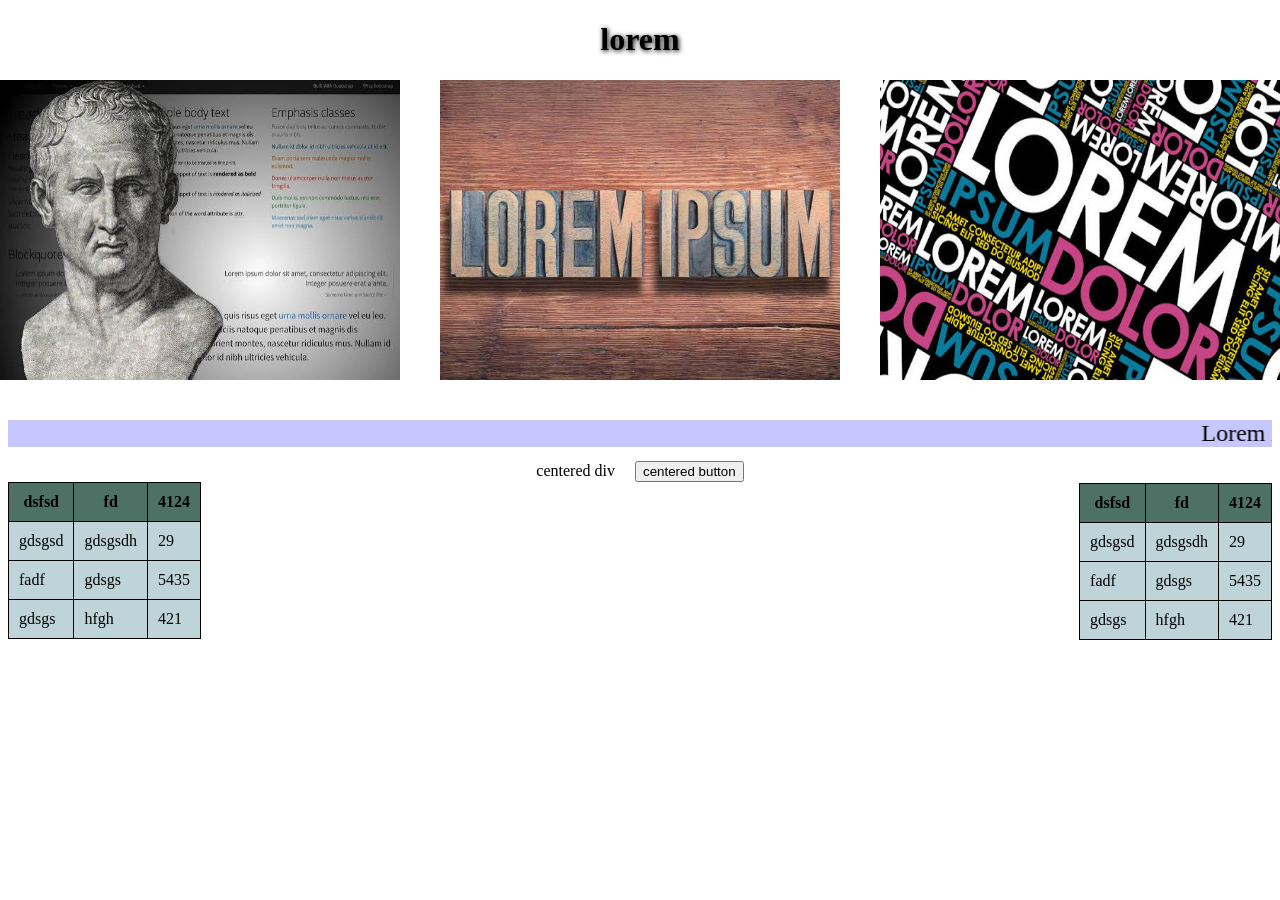
<file: lesson8/lesson8hw2/index.html>
<!DOCTYPE html>
<html lang="en">
<head>
    <link rel="stylesheet" href="index.css">
</head>



<body>

    <main> 
        <h1 id="title">lorem</h1>

        <div class="galerry">
            <img src="images/images (3).jpg" alt="">
            <img src="images/images (6).jpg" alt="">
            <img src="images/images (7).jpg" alt="">
        </div>

        <marquee behavior="" direction="left">Lorem ipsum dolor sit amet consectetur adipisicing elit. Aliquam est obcaecati minima eligendi ducimus unde tempora consequuntur sint accusantium animi eos, dolore cum ratione magni soluta deserunt esse corrupti officia?</marquee>

        <div class="centereddiv"> 
        centered div
        <button>centered button</button>
        </div>


        <table>
        <tr>
        <th>dsfsd</th>
        <th>fd</th>
        <th>4124</th>
     </tr>

        
        <tr>
        <td>gdsgsd</td>
        <td>gdsgsdh</td>
        <td> 29</td>
        </tr>


        <tr>
        <td>fadf</td>
        <td>gdsgs</td>
        <td> 5435 </td>
        </tr>
        
        <tr>
        <td>gdsgs</td>
        <td>hfgh</td>
        <td> 421 </td>
        </tr>
    </table>

        <div class="table1342">
        <table>
        <tr>
        <th>dsfsd</th>
        <th>fd</th>
        <th>4124</th>
     </tr>

        
        <tr>
        <td>gdsgsd</td>
        <td>gdsgsdh</td>
        <td> 29</td>
        </tr>


        <tr>
        <td>fadf</td>
        <td>gdsgs</td>
        <td> 5435 </td>
        </tr>
        
        <tr>
        <td>gdsgs</td>
        <td>hfgh</td>
        <td> 421 </td>
        </tr>
    </table>
     </div>





        </main>
</body>
</html>
</file>
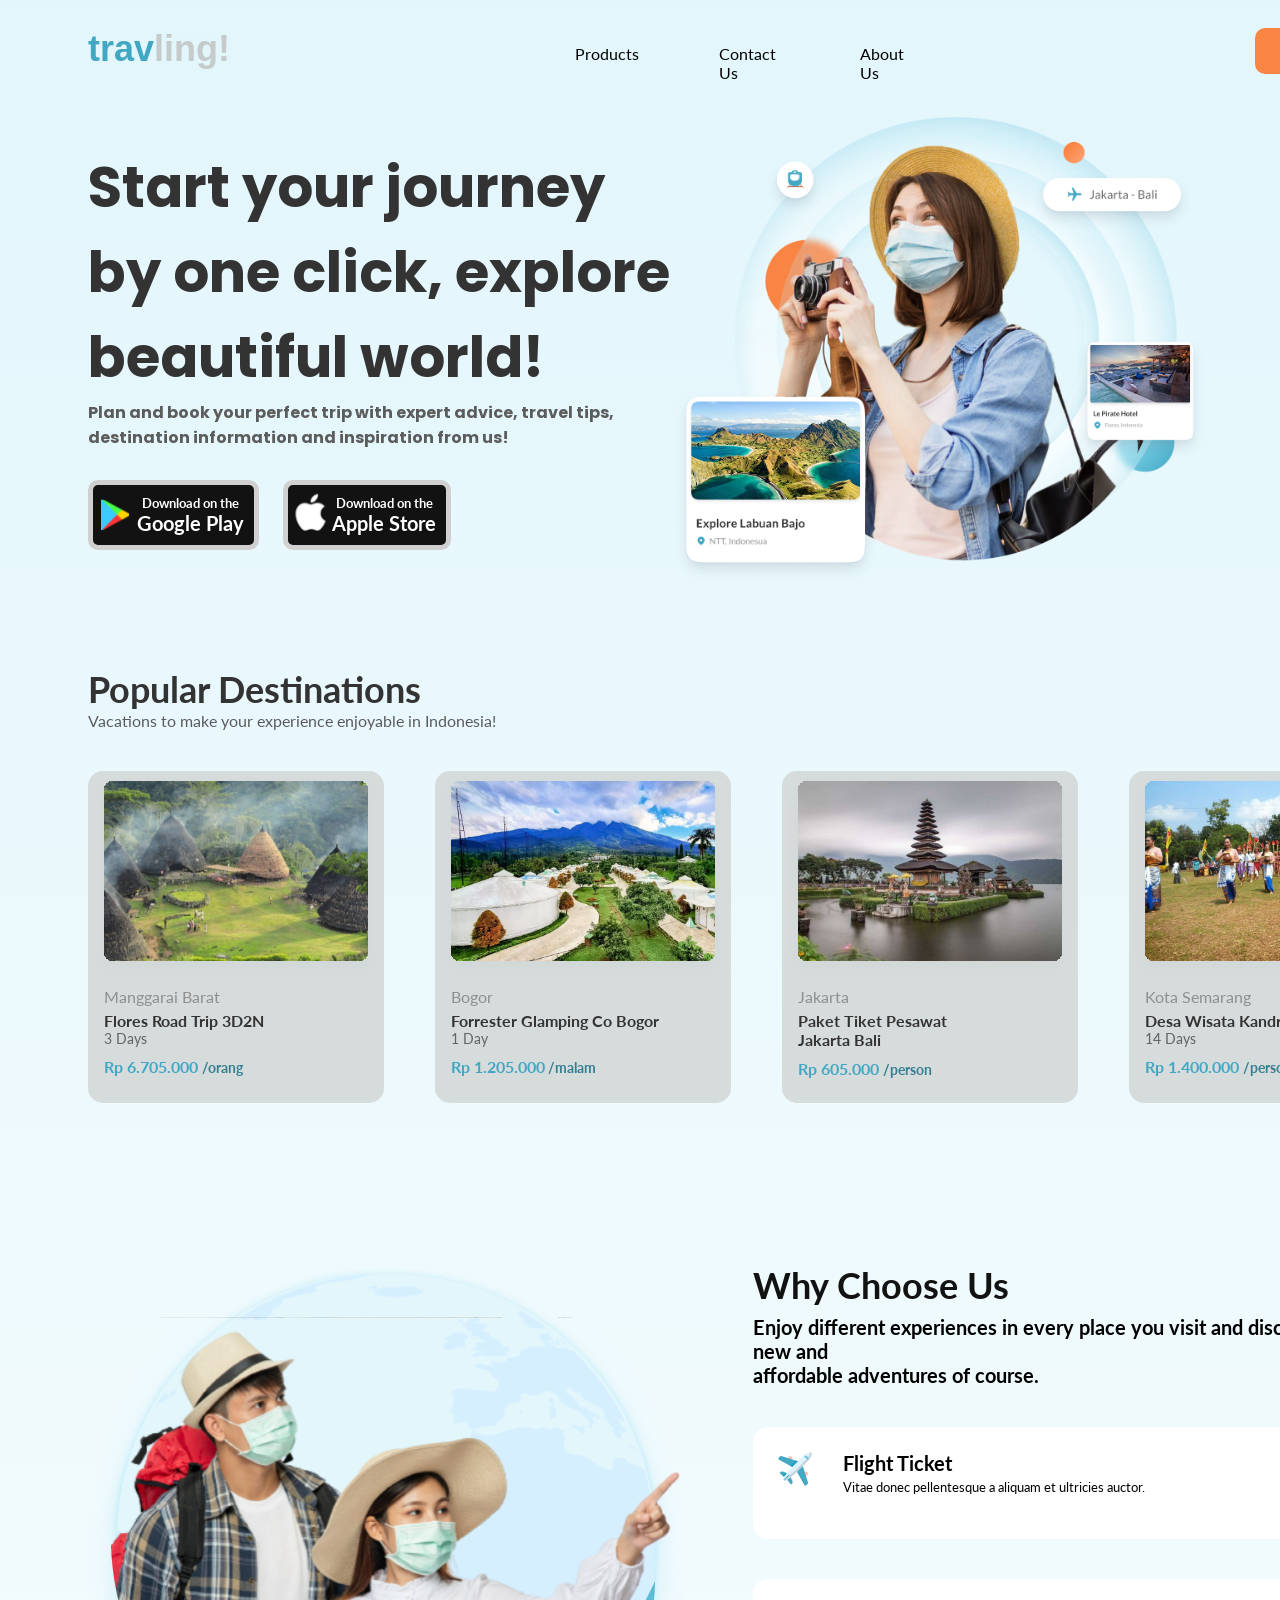
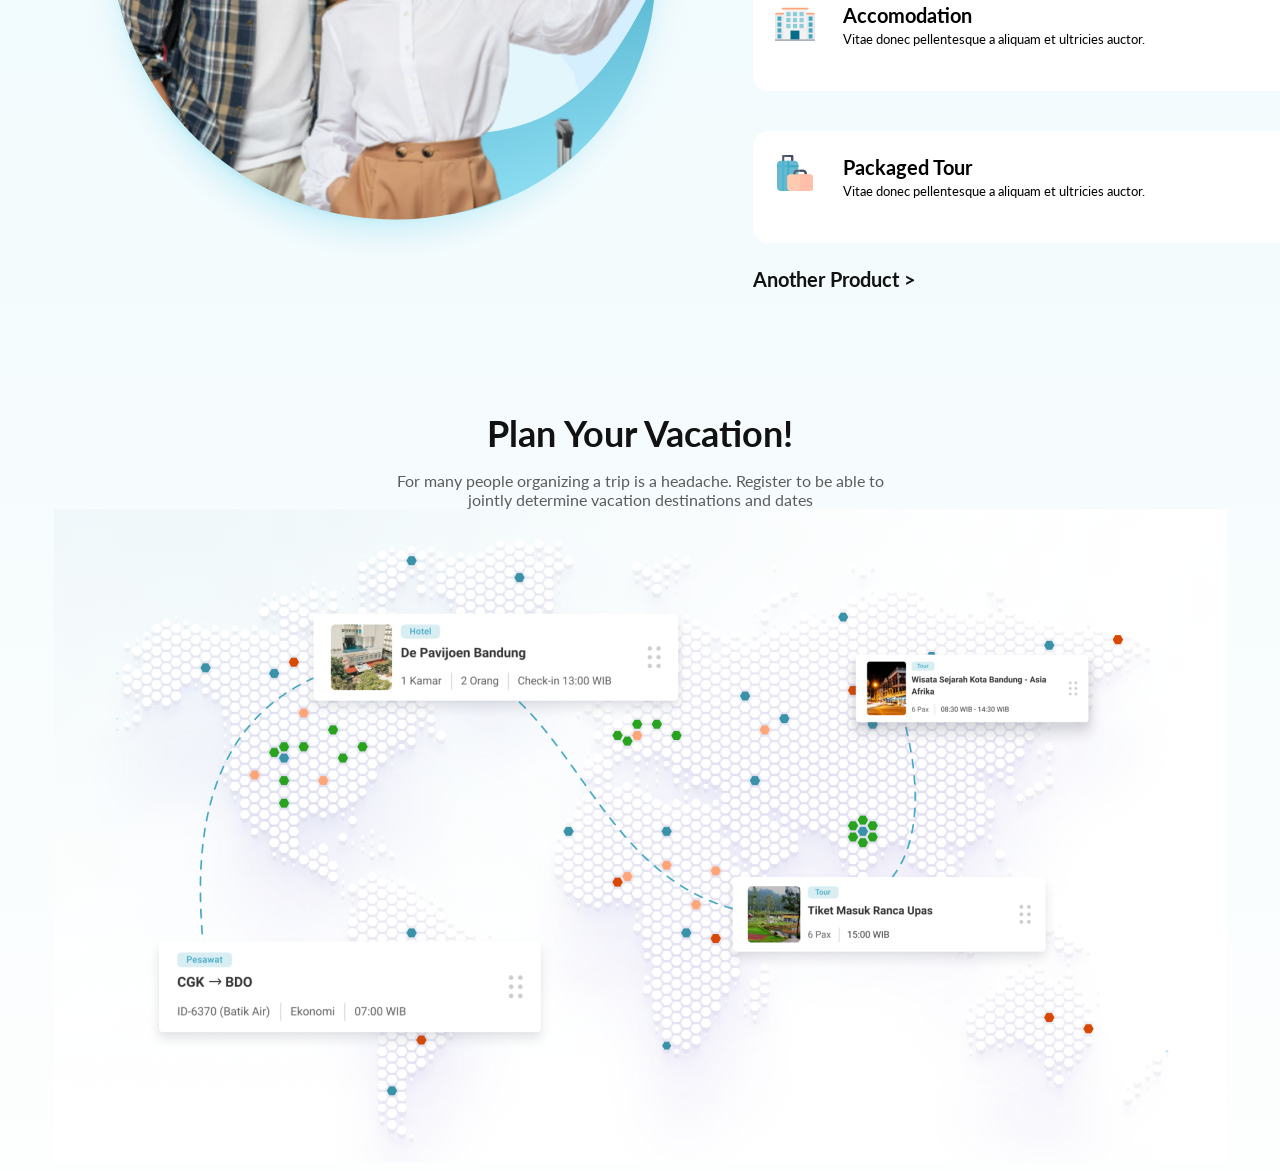
<file: lesson10work/lesson10homework.html>
<!DOCTYPE html>
<html lang="en">
<head>
    <link rel="stylesheet" href="styles.css">

</head>
<body>

    <header>

        <div class="header634">

        <p id="travelling"> trav<mark id="lingmark">ling!</mark></p>

        <div class="navigation">
        <nav>Products</nav>
        <nav>Contact Us</nav>
        <nav>About Us</nav>
        </div>

        <button id="navigationbutton">Sign Up</button>


        </div>
        </header>

        <main>
            <div class="main3417824"> 

                <div class="informationtext"> 
                <p id="info">Start your journey by one click, explore beautiful world!</p>
                <p id="info2">Plan and book your perfect trip with expert advice, travel tips, <br> destination information and inspiration from us!</p>
                
                <div class="buttons">
                    <button id="button3">
                        <div> 
                        <img id="imagegd2" src="images/google-play-png-logo-3789 1.svg" alt="">
                        </div>
                        
                        <div class="textes"> 
                        <p id="textbutton">Download on the</p>
                        <p id="appstore">Google Play</p>
                        </div>

                    </button>

                    <div>
                    <button id="button3">
                        <div > 
                        <img id="imagegd" src="images/apple.svg">
                        </div>
                        
                        <div class="textes"> 
                        <p id="textbutton">Download on the</p>
                        <p id="appstore">Apple Store</p>
                        </div>

                    </button>
                 </div>



                 </div>

            </div>
                 <img id="girl" src="images/illus.png" alt="girl">
</main>

        <div class="page2">
            <p id="text6">Popular Destinations</p>
            <p id="text53">Vacations to make your experience enjoyable in Indonesia!</p>



            <div class="rectangles"> 


                 <div class="rectangle">
                    <img src="images/Rectangle 9.svg" alt="">

                    <div class="textes6"> 
                     <p id="location1">Manggarai Barat</p>
                     <p id="textinfo42">Flores Road Trip 3D2N</p>
                     <p id="textinfodays">3 Days</p>
                     <p id="lasttext">Rp 6.705.000  <mark id="mark13">/orang  </mark></p>
                     </div>
                     </div>



                    <div class="rectangle">
                    <img src="images/Rectangle 9 (1).svg" alt="">

                    <div class="textes6"> 
                     <p id="location1">Bogor</p>
                     <p id="textinfo42">Forrester Glamping Co Bogor</p>
                     <p id="textinfodays">1 Day</p>
                     <p id="lasttext">Rp 1.205.000<mark id="mark13"> /malam   </mark></p>
                     </div>
                     </div>

                     
                    <div class="rectangle">
                    <img src="images/Rectangle 9 (2).svg" alt="">

                    <div class="textes6"> 
                     <p id="location1">Jakarta</p>
                     <p id="textinfo42">Paket Tiket Pesawat <br> Jakarta Bali</p>
                     <p id="lasttext">Rp 605.000  <mark id="mark13"> /person   </mark></p>
                     </div>
                     </div>


                    <div class="rectangle">
                    <img src="images/Rectangle 9 (3).svg" alt="">

                    <div class="textes6"> 
                     <p id="location1">Kota Semarang</p>
                     <p id="textinfo42">Desa Wisata Kandri</p>
                     <p id="textinfodays">14 Days</p>
                     <p id="lasttext">Rp 1.400.000  <mark id="mark13"> /person   </mark></p>
                     </div>
                     </div>

   
                     </div>

                 </div>

                                   <div class="page3">
                        <img id="photo"  src="images/photo.svg" alt="">
                        

                        <div class="page2items"> 
                        <div class="textes"> 
                        <p id="text532">Why Choose Us</p>
                        <p id="text33">Enjoy different experiences in every place you visit and discover new and <br> affordable adventures of course.</p>
                        </div>

                        <div class="buttonsonpage2">

                        <button id="button6">
                            <div class="insidebutton6"> 
                            <img id="photo542" src="images/flight.svg" alt="">

                            <div class="textes68"> 
                            <p id="text7">Flight Ticket </p>
                            <p id="text7smaller">Vitae donec pellentesque a aliquam et ultricies auctor.  </p>
                            </div>
                            </div>
                        </button>

                        <button id="button6">
                            <div class="insidebutton6"> 
                            <img id="photo542" src="images/flight (1).svg" alt="">
                             <div class="textes68"> 
                            <p id="text7">Accomodation </p>
                            <p id="text7smaller">Vitae donec pellentesque a aliquam et ultricies auctor. </p>
                            </div>
                            </div>
                        </button>

                        
                        <button id="button6">
                            <div class="insidebutton6"> 
                            <img id="photo542" src="images/flight (2).svg" alt="">
                             <div class="textes68"> 
                            <p id="text7">Packaged Tour </p>
                            <p id="text7smaller">Vitae donec pellentesque a aliquam et ultricies auctor. </p>
                            </div>
                            </div>
                        </button>
                        <p id="text55">Another Product ></p>
                        </div>


                    </div>
                    </div>

                        <div class="page4">
                        <div class="textes67"> 
                        <p id="planyourvacation">Plan Your Vacation!</p>
                        <p id="textinfo999">For many people organizing a trip is a headache. Register to be able to jointly determine vacation destinations and dates</p>
                        </div>
                        <img id="worldmapimage" src="images/worldmap.png" alt="">



                        
             
        </div> 




    
</body>
</html>
</file>
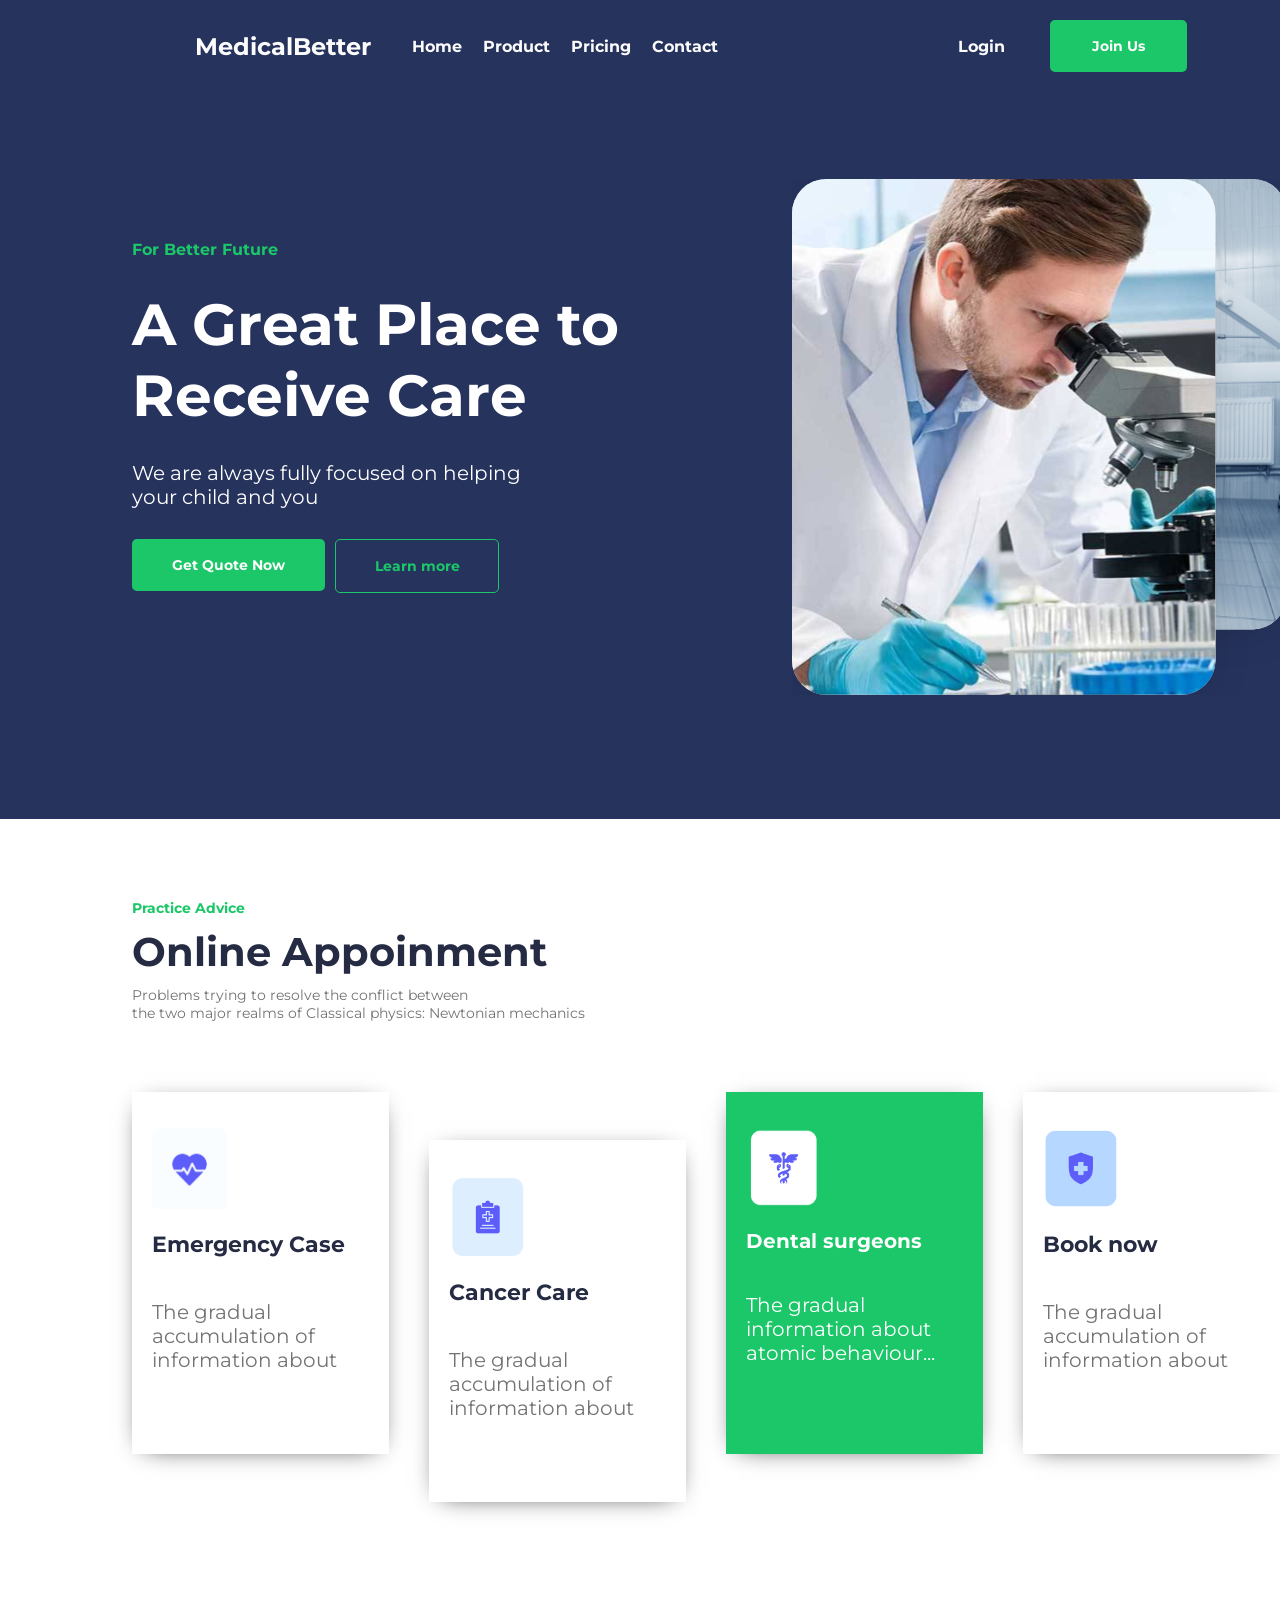
<file: lesson12/12h.html>
<!DOCTYPE html>
<html lang="en">
<head>
    <meta charset="UTF-8">
    <meta name="viewport" content="width=device-width, initial-scale=1.0">
    <title>Document</title>
    <link rel="stylesheet" href="12hw.css">
</head>
<body>

    <header>
        <div class="header"> 
            <div class="logoInfo"> 
                <p id="logo">MedicalBetter</p>
            </div>

            <div class="navigation"> 
                <a href="">Home</a>
                <a href="">Product</a>
                <a href="">Pricing</a>
                <a href="">Contact</a>
            </div>

            <div class="final_header">
                <a href="">Login</a>
                <button id="joinUsButton">Join Us</button>
            </div>
        </div>
    </header>

    <main>
        <div class="mainPart">
            <div class="part1">  
                <p id="text1">For Better Future</p>
                <p id="text2">A Great Place to Receive Care</p>
                <p id="text3">We are always fully focused on helping your child and you</p>

                <div class="buttons">
                    <a href="#heart_img" id="button2">Get Quote Now</a>
                    <a href="#heart_img" id="button3">Learn more</a> 
                </div>
            </div>

            <div class="photos">
                <img id="img1" src="images/Rectangle 49 (1).svg" alt="">
                <img id="img2" src="images/Rectangle 49.svg" alt="">
            </div>
        </div>

        <div class="part2"> 
            <div class="textesPart2">
                <p id="part2text1">Practice Advice</p>
                <p id="part2text2">Online Appoinment</p>
                <p id="part2text3">Problems trying to resolve the conflict between <br> the two major realms of Classical physics: Newtonian mechanics</p>
            </div>


            <div class="containers"> 

            <div class="container_1">
                <img id="heart_img" src="images/heart.png" alt="">
                <p id="text_container1">Emergency Case</p>
                <p id="text_container2">The gradual <br> accumulation of <br>information about</p>
            </div>

                <div class="container_2">
                <img id="heart_img" src="images/list.png" alt="">
                <p id="text_container1">Cancer Care</p>
                <p id="text_container2">The gradual <br> accumulation of <br>information about</p>
            </div>

                <div class="container_3">
                <img id="heart_img" src="images/image.png" alt="">
                <p id="text_container3">Dental surgeons</p>
                <p id="text_container4">The gradual <br> information about <br> atomic behaviour...</p>
            </div>

            <div class="container_4">
                <img id="heart_img" src="images/image2.png" alt="">
                <p id="text_container1">Book now</p>
                <p id="text_container2">The gradual <br> accumulation of <br> information about</p>
            </div>


        


            </div>


        </div>
    </main>
    
</body>
</html>
</file>
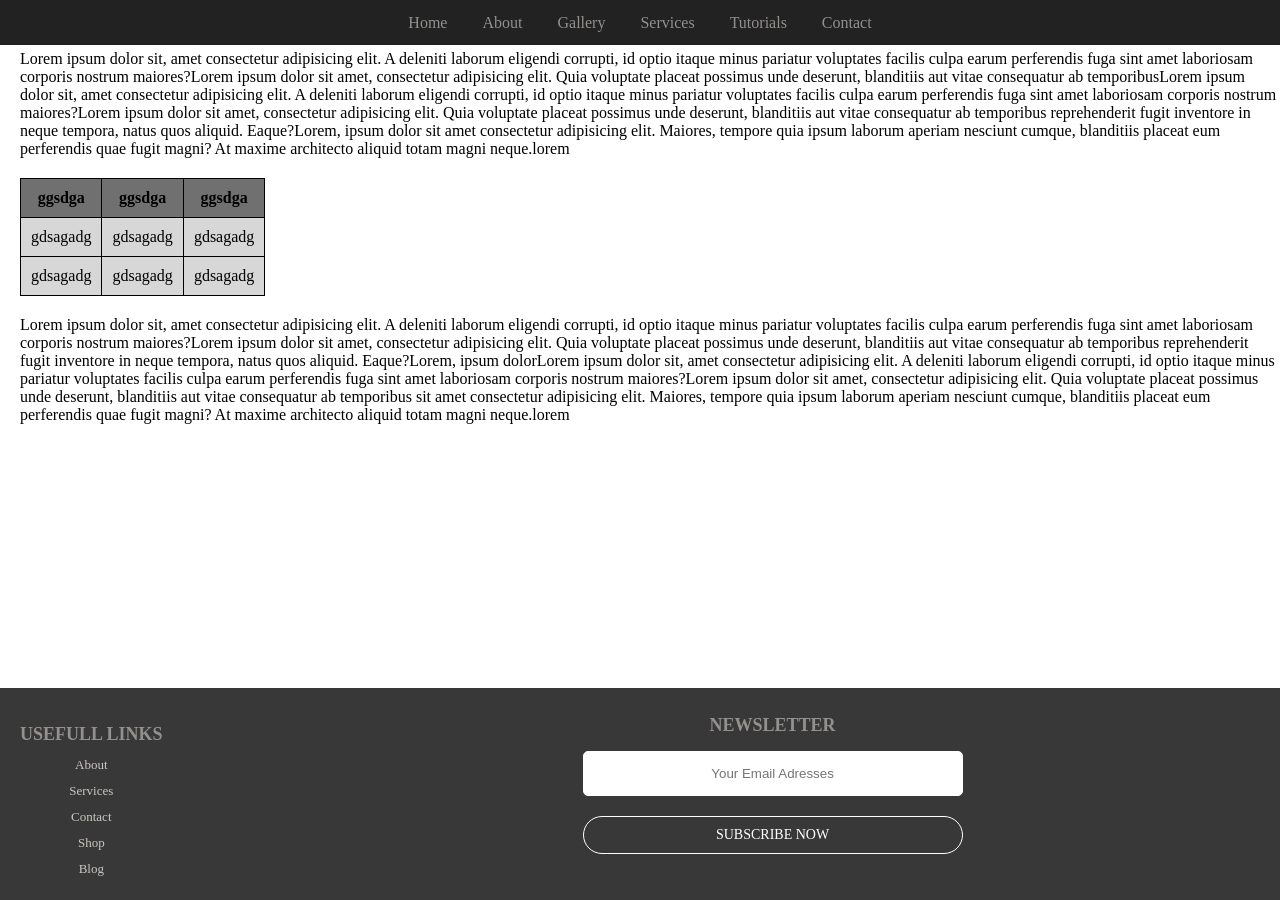
<file: lesson7homework/lesson7.html>
<html>
    <head>
    <link rel="stylesheet" href="styles.css">
    </head>

    <body>
        <header> 
            <nav>Home</nav>
            <nav>About </nav>
            <nav>Gallery</nav>
            <nav>Services</nav>
            <nav>Tutorials</nav>
            <nav>Contact</nav>
        </header>

         <main>
            Lorem ipsum dolor sit, amet consectetur adipisicing elit. A deleniti laborum eligendi corrupti, id optio itaque minus pariatur voluptates facilis culpa earum perferendis fuga sint amet laboriosam corporis nostrum maiores?Lorem ipsum dolor sit amet, consectetur adipisicing elit. Quia voluptate placeat possimus unde deserunt, blanditiis aut vitae consequatur ab temporibusLorem ipsum dolor sit, amet consectetur adipisicing elit. A deleniti laborum eligendi corrupti, id optio itaque minus pariatur voluptates facilis culpa earum perferendis fuga sint amet laboriosam corporis nostrum maiores?Lorem ipsum dolor sit amet, consectetur adipisicing elit. Quia voluptate placeat possimus unde deserunt, blanditiis aut vitae consequatur ab temporibus  reprehenderit fugit inventore in neque tempora, natus quos aliquid. Eaque?Lorem, ipsum dolor sit amet consectetur adipisicing elit. Maiores, tempore quia ipsum laborum aperiam nesciunt cumque, blanditiis placeat eum perferendis quae fugit magni? At maxime architecto aliquid totam magni neque.lorem

            <table>
                <tr>
                    <th>ggsdga</th>
                    <th>ggsdga</th>
                    <th>ggsdga</th>
                </tr>

                <tr>
                    <td>gdsagadg</td>
                    <td>gdsagadg</td>
                    <td>gdsagadg</td>
                </tr>

                <tr>
                    <td>gdsagadg</td>
                    <td>gdsagadg</td>
                    <td>gdsagadg</td>
                </tr>
            </table>
           
            Lorem ipsum dolor sit, amet consectetur adipisicing elit. A deleniti laborum eligendi corrupti, id optio itaque minus pariatur voluptates facilis culpa earum perferendis fuga sint amet laboriosam corporis nostrum maiores?Lorem ipsum dolor sit amet, consectetur adipisicing elit. Quia voluptate placeat possimus unde deserunt, blanditiis aut vitae consequatur ab temporibus reprehenderit fugit inventore in neque tempora, natus quos aliquid. Eaque?Lorem, ipsum dolorLorem ipsum dolor sit, amet consectetur adipisicing elit. A deleniti laborum eligendi corrupti, id optio itaque minus pariatur voluptates facilis culpa earum perferendis fuga sint amet laboriosam corporis nostrum maiores?Lorem ipsum dolor sit amet, consectetur adipisicing elit. Quia voluptate placeat possimus unde deserunt, blanditiis aut vitae consequatur ab temporibus  sit amet consectetur adipisicing elit. Maiores, tempore quia ipsum laborum aperiam nesciunt cumque, blanditiis placeat eum perferendis quae fugit magni? At maxime architecto aliquid totam magni neque.lorem

            



            


            
         </main>


        <footer>
            <div class="div1">
                <h1>USEFULL LINKS</h1>
                <a href="#">About</a>
                <a href="#">Services</a>
                <a href="#">Contact</a>
                <a href="#">Shop</a>
                <a href="#">Blog</a>
            </div>


            <div class="div2">
                <h2>NEWSLETTER</h2>
                <input type="text" placeholder="Your Email Adresses">
                <nav class="inputbutton">SUBSCRIBE NOW</nav>
            </div>


                <div class="div3">
                <h3>Contact</h3>
                <h4>123,XYZ Road,BSK</h4>
                <h5>3 Bangakire,Karnataka,IN</h5>
            </div>







        </footer>
            
       
         </body>

</html>
</file>
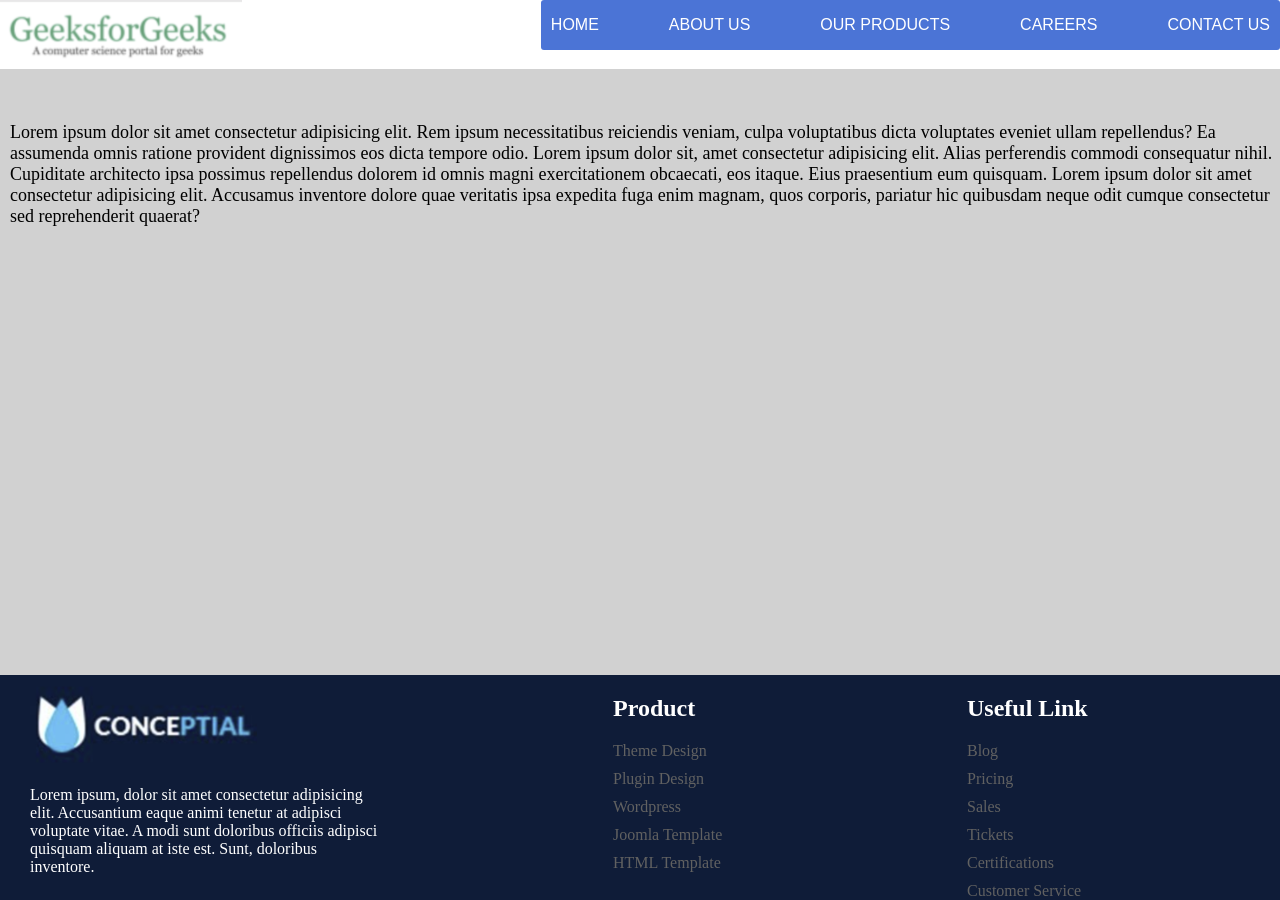
<file: lesson9homework/Aboutus.html>
<!DOCTYPE html>
<html lang="en">
<head>
    <meta charset="UTF-8">
    <meta name="viewport" content="width=device-width, initial-scale=1.0">
    <title>Document</title>
    <link rel="stylesheet" href="homework9.css">
</head>
<body>
    <header>
        <img src="images/logo.png" alt="header">
        <div class="navigation">
            <a href="lesson9hw.html">HOME</a>
            <a href="">ABOUT US</a>
            <a href="">OUR PRODUCTS</a>
            <a href="">CAREERS</a>
            <a href="">CONTACT US</a>
        </div>
    </header>





    <main>
       
   <p id="textforinfo"> Lorem ipsum dolor sit amet consectetur adipisicing elit. Rem ipsum necessitatibus reiciendis veniam, culpa voluptatibus dicta voluptates eveniet ullam repellendus? Ea assumenda omnis ratione provident dignissimos eos dicta tempore odio. Lorem ipsum dolor sit, amet consectetur adipisicing elit. Alias perferendis commodi consequatur nihil. Cupiditate architecto ipsa possimus repellendus dolorem id omnis magni exercitationem obcaecati, eos itaque. Eius praesentium eum quisquam. Lorem ipsum dolor sit amet consectetur adipisicing elit. Accusamus inventore dolore quae veritatis ipsa expedita fuga enim magnam, quos corporis, pariatur hic quibusdam neque odit cumque consectetur sed reprehenderit quaerat? </p>
    </main>



    <footer>

        <div class="whole"> 

        <div class="footerpart1"> 
            <img src="images/logoFotter.png" alt="">
           
            <p id="footerP">Lorem ipsum, dolor sit amet consectetur adipisicing elit. Accusantium eaque animi tenetur at adipisci voluptate vitae. A modi sunt doloribus officiis adipisci quisquam aliquam at iste est. Sunt, doloribus inventore.</p>
        </div>

        <div class="footerpart2"> 
            <h2>Product</h2>

            <nav>Theme Design</nav>
            <nav>Plugin Design</nav>
            <nav>Wordpress</nav>
            <nav>Joomla Template</nav>
            <nav>HTML Template</nav>

        </div>


            <div class="footerpart2"> 
            <h2>Useful Link</h2>

            <nav>Blog</nav>
            <nav>Pricing</nav>
            <nav>Sales</nav>
            <nav>Tickets</nav>
            <nav>Certifications</nav>
            <nav>Customer Service</nav>

        </div>

        
            <div class="footerpart2"> 
            <h2>Address</h2>

            <p id="final">127, Westwood Lane <br>
               DA15 9PS, Sidcup <br>
               London, UK </p>

        </div>

        </div>


        

        








    </footer>











</body>
</html>
</file>
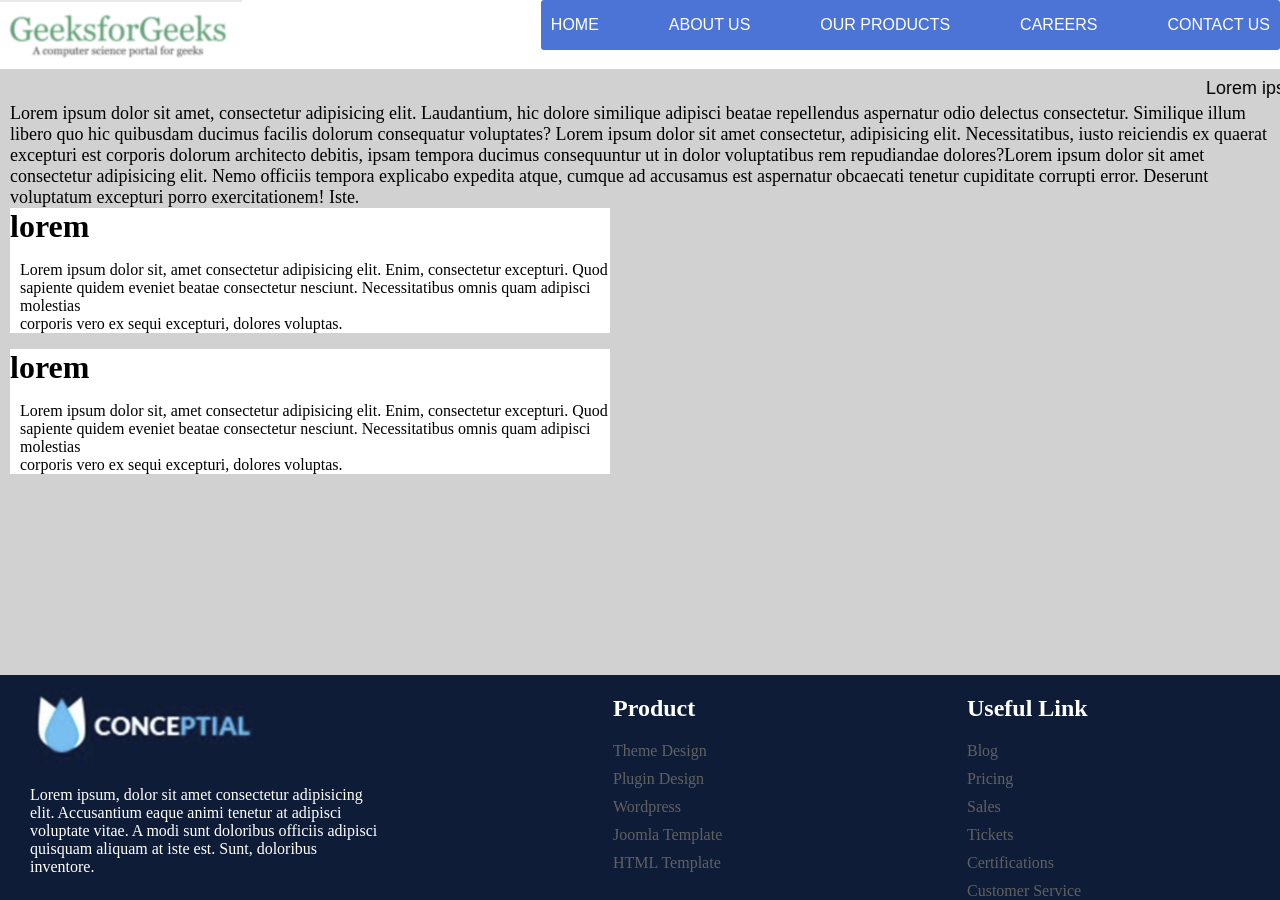
<file: lesson9homework/lesson9hw.html>
<!DOCTYPE html>
<html lang="en">
<head>
    <meta charset="UTF-8">
    <meta name="viewport" content="width=device-width, initial-scale=1.0">
    <title>Document</title>
    <link rel="stylesheet" href="homework9.css">
</head>
<body>
    <header>
        <img src="images/logo.png" alt="header">
        <div class="navigation">
            <a href="lesson9hw.html">HOME</a>
            <a href="Aboutus.html">ABOUT US</a>
            <a href="">OUR PRODUCTS</a>
            <a href="">CAREERS</a>
            <a href="">CONTACT US</a>
        </div>
    </header>





    <main>
        <marquee behavior="" direction="left">Lorem ipsum dolor sit amet consectetur adipisicing elit. Exercitationem sunt quos, delectus nulla rerum ab consequuntur nihil error tempora culpa atque possimus. Nobis labore laboriosam dicta debitis perferendis excepturi id!</marquee>
        
       <p id="ptegmain"> Lorem ipsum dolor sit amet, consectetur adipisicing elit. Laudantium, hic dolore similique adipisci beatae repellendus aspernatur odio delectus consectetur. Similique illum libero quo hic quibusdam ducimus facilis dolorum consequatur voluptates? Lorem ipsum dolor sit amet consectetur, adipisicing elit. Necessitatibus, iusto reiciendis ex quaerat excepturi est corporis dolorum architecto debitis, ipsam tempora ducimus consequuntur ut in dolor voluptatibus rem repudiandae dolores?Lorem ipsum dolor sit amet consectetur adipisicing elit. Nemo officiis tempora explicabo expedita atque, cumque ad accusamus est aspernatur obcaecati tenetur cupiditate corrupti error. Deserunt voluptatum excepturi porro exercitationem! Iste.</p>
       
       <div class="text1">
       <h1>lorem</h1> <p> Lorem ipsum dolor sit, amet consectetur adipisicing elit. Enim, consectetur excepturi. Quod <br> sapiente quidem eveniet beatae consectetur nesciunt. Necessitatibus omnis quam adipisci molestias  <br> corporis vero ex sequi excepturi, dolores voluptas.</p>
       </div>

       <div class="text2">
       <h1>lorem</h1> <p> Lorem ipsum dolor sit, amet consectetur adipisicing elit. Enim, consectetur excepturi. Quod <br> sapiente quidem eveniet beatae consectetur nesciunt. Necessitatibus omnis quam adipisci molestias  <br> corporis vero ex sequi excepturi, dolores voluptas.</p>
       </div>



    </main>



    <footer>

        <div class="whole"> 

        <div class="footerpart1"> 
            <img src="images/logoFotter.png" alt="">
           
            <p id="footerP">Lorem ipsum, dolor sit amet consectetur adipisicing elit. Accusantium eaque animi tenetur at adipisci voluptate vitae. A modi sunt doloribus officiis adipisci quisquam aliquam at iste est. Sunt, doloribus inventore.</p>
        </div>

        <div class="footerpart2"> 
            <h2>Product</h2>

            <nav>Theme Design</nav>
            <nav>Plugin Design</nav>
            <nav>Wordpress</nav>
            <nav>Joomla Template</nav>
            <nav>HTML Template</nav>

        </div>


            <div class="footerpart2"> 
            <h2>Useful Link</h2>

            <nav>Blog</nav>
            <nav>Pricing</nav>
            <nav>Sales</nav>
            <nav>Tickets</nav>
            <nav>Certifications</nav>
            <nav>Customer Service</nav>

        </div>

        
            <div class="footerpart2"> 
            <h2>Address</h2>

            <p id="final">127, Westwood Lane <br>
               DA15 9PS, Sidcup <br>
               London, UK </p>

        </div>

        </div>


        

        








    </footer>











</body>
</html>
</file>
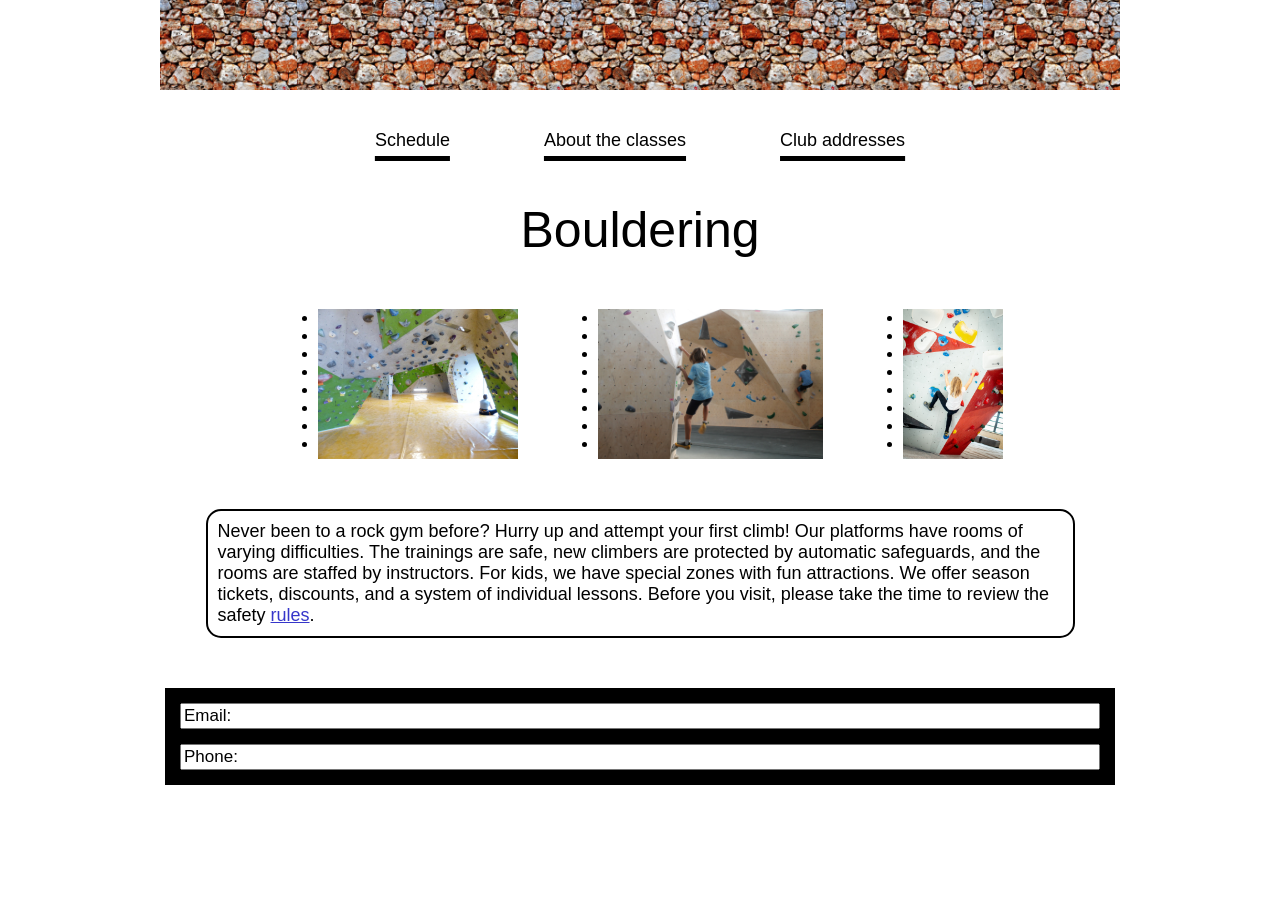
<file: lesson6figmahw/hw1/figmahomework6.html>
<html>
<head>
    <link rel="stylesheet" href="figma.css">
    
</head>



<body>
    <header> <img class="headerimage" src="images/header.svg" alt="image">  </header>
    

    <main>  
            <nav>
            <a href="#">Schedule</a>
            <a href="#">About the classes</a>
            <a href="#">Club addresses</a>
            </nav>

        <article>Bouldering</article>

        <div>

        
        <ul>
            <li></li>
            <li></li>
            <li></li>
            <li></li>
            <li></li>
            <li></li>
            <li></li>
            <li></li>
        </ul>

        <img class="img1" src="images/image1.png" alt="">


        <ul>
            <li></li>
            <li></li>
            <li></li>
            <li></li>
            <li></li>
            <li></li>
            <li></li>
            <li></li>
        </ul>

        <img class="img2" src="images/3aef9db9e90f3e0285865fda4745ea9043cd4638.jpg" alt="">



        <ul>
            <li></li>
            <li></li>
            <li></li>
            <li></li>
            <li></li>
            <li></li>
            <li></li>
            <li></li>
        </ul>

        <img class="img3" src="images/04c6612bb79879b9e3850db2f91107b580045f53.jpg" alt="">
        </div>

        <p>Never been to a rock gym before? Hurry up and attempt your first climb! Our platforms have rooms of varying difficulties. The trainings are safe, new climbers are protected by automatic safeguards, and the rooms are staffed by instructors. For kids, we have special zones with fun attractions. We offer season tickets, discounts, and a system of individual lessons. Before you visit, please take the time to review the safety <a href="#">rules</a>.</p>

        <footer>
            <input type="text" placeholder="Email:" >
            <input type="text" placeholder="Phone:">
        </footer>




    </main>

    
</body>




</html>
</file>
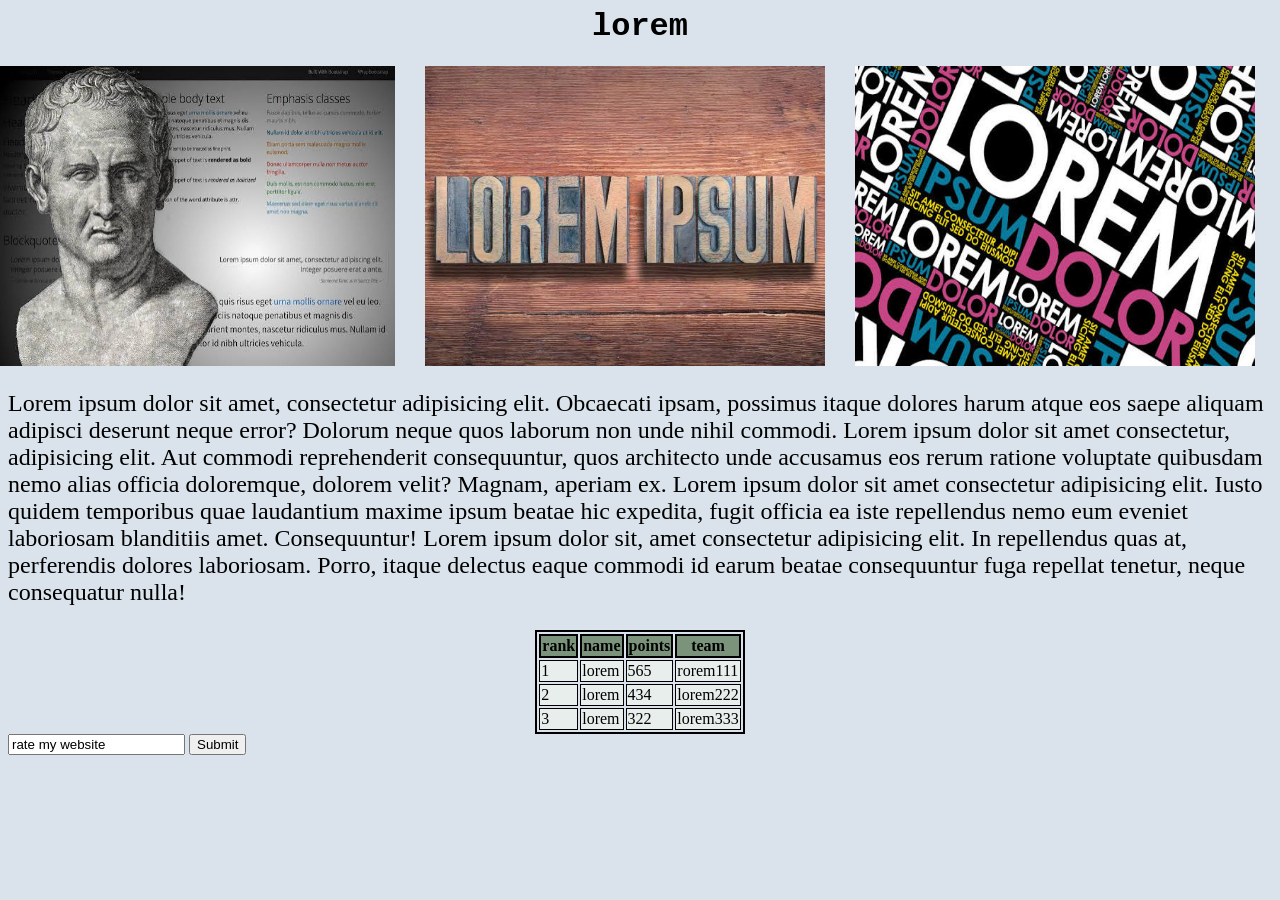
<file: lesson6figmahw/hw2/lesson6 hw2.html>
<head>
<link rel="stylesheet" href="hw2.css">
</head>

<body>
    <header>
        <h1> lorem </h1>
    </header>
    
    <main>
        <div>
        <img src="images/images (3).jpg" alt="">
        <img src="images/images (6).jpg" alt="">
        <img src="images/images (7).jpg" alt="">
        </div>

        <p>Lorem ipsum dolor sit amet, consectetur adipisicing elit. Obcaecati ipsam, possimus itaque dolores harum atque eos saepe aliquam adipisci deserunt neque error? Dolorum neque quos laborum non unde nihil commodi. Lorem ipsum dolor sit amet consectetur, adipisicing elit. Aut commodi reprehenderit consequuntur, quos architecto unde accusamus eos rerum ratione voluptate quibusdam nemo alias officia doloremque, dolorem velit? Magnam, aperiam ex. Lorem ipsum dolor sit amet consectetur adipisicing elit. Iusto quidem temporibus quae laudantium maxime ipsum beatae hic expedita, fugit officia ea iste repellendus nemo eum eveniet laboriosam blanditiis amet. Consequuntur! Lorem ipsum dolor sit, amet consectetur adipisicing elit. In repellendus quas at, perferendis dolores laboriosam. Porro, itaque delectus eaque commodi id earum beatae consequuntur fuga repellat tenetur, neque consequatur nulla!</p>



        <div id="table">

        <table>
        <tr id="tr1">
        <th>rank</th>
        <th>name</th>
        <th>points</th>
        <th>team</th>
        </tr>

        
        <tr id="tr2">
        <td>1</td>
        <td>lorem</td>
        <td>565</td>
        <td>rorem111</td>
        </tr>


        <tr id="tr3">
        <td>2</td>
        <td>lorem</td>
        <td> 434</td>
        <td>lorem222</td>
        </tr>
        
        <tr id="tr4">
        <td>3</td>
        <td>lorem</td>
        <td> 322</td>
        <td>lorem333</td>
        </tr>
        </table>

         </div>


        <input type="text" placeholder="rate my website">
        <input type="submit">

    </main>

    
</body>

</html>
</file>
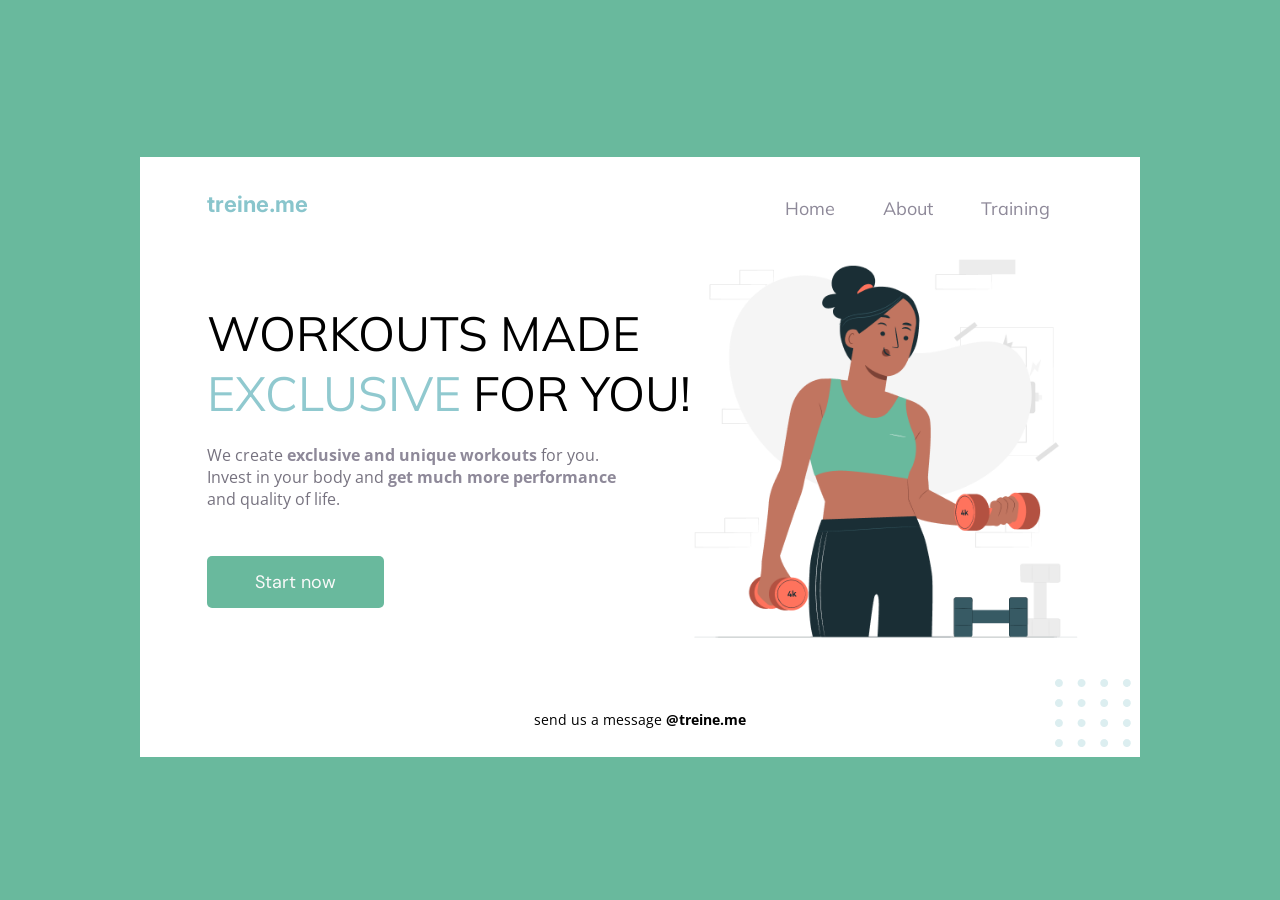
<file: lesson8/lesson8homework1/lesson8.html>
<!DOCTYPE html>
<html lang="en">
<head>
    <link rel="stylesheet" href="lesson8.css">
    <link rel="stylesheet" href="https://cloudflare.com">
</head>
<body>
    <main>
        <div class="whole">
            
            <div class="site"> 

            <div class="website">
                <h1 id="treine">treine.me</h1> 
            </div>
            
            <div class="navigation">
                <a href="#">Home</a>
                <a href="#">About</a>
                <a href="#">Training</a>
            </div>




            <div class="information">
                <p id="textInfo">WORKOUTS MADE <br> <mark> EXCLUSIVE </mark> FOR YOU!</p> 
                <p id="moreinfo">We create <mark id="mark2"> exclusive and unique workouts </mark> for you. <br> Invest in your body and <mark id="mark2"> get much more performance </mark> <br> and quality of life.</p>

            </div>




            <button>Start now</button>



            </div>

            

            <img id="womanphoto" src="images/fitness-jump.png" alt="photo">
            <p id="finale">send us a message <mark id="markforfinale"> @treine.me </mark> </p>

            <img id="balls-decoration" src="images/balls-decoration.png" alt="photo0">

        </div>
        
    </main>
    
</body>
</html>
</file>
<file: lesson8/lesson8hw2/index.css>
#title {
    text-align: center;
    text-shadow: 1px 1px 5px black;
    color: rgb(0, 0, 0);
}


 img {
    height: 300px ;
    width: 400px;    
    transition: scale 0.5s
}

.galerry {
    display: flex;
    flex-direction: row;
    gap: 40px;
    justify-content: center;
    align-items: center;
    margin-bottom: 40px;

}

img:hover {
    scale: 1.1;
}

marquee {
    font-size: x-large;
    background-color: rgb(199, 199, 255);
}

.centereddiv {
    display: flex;
    justify-content: center;
    align-items: center;
    gap: 20px;
    margin-top: 10px;
   


}

        table {
    border: 1px solid rgb(0, 0, 0);
    border-collapse: collapse;
    padding: 10px;


}

        td {
    border: 1px solid rgb(0, 0, 0);
    padding: 10px;
    background-color: rgb(191, 212, 216);

    
}


        th {
    border: 1px solid black;
    padding: 10px;
    background-color: rgb(77, 114, 101);
}


.table1342 {
    position: absolute;
    right: 0px;
    top: 462px;

}

main {
    position: relative;
}
</file>
<file: lesson10work/styles.css>
@import url('https://fonts.googleapis.com/css2?family=Lato:ital,wght@0,100;0,300;0,400;0,700;0,900;1,100;1,300;1,400;1,700;1,900&display=swap');
@import url('https://fonts.googleapis.com/css2?family=Poppins:ital,wght@0,100;0,200;0,300;0,400;0,500;0,600;0,700;0,800;0,900;1,100;1,200;1,300;1,400;1,500;1,600;1,700;1,800;1,900&display=swap');


body {
    background-color: #E2F6FC;
     background-image: linear-gradient(to bottom, #E2F6FC, #FDFEFE);
         min-height: 100vh;
}

#lingmark {
    background-color: #E2F6FC;
    color: #C5CACB;
}

#travelling {
    color: #42A7C3;
    font-weight: 700;
    font-family: Roboto,sans-serif;
    font-size: 36px;
}

header {
    display: flex;
}

.header634 {
    display: flex;
    gap: 345px;
    margin-top: 20px;
    margin-left: 80px;
    margin-right: 80px;
}

.navigation {
    display: flex;
    gap: 80px;
    position: relative;
    top: 16px;
}
nav {
    cursor: pointer;
    font-weight: 400;
    font-size: 16px;
    font-family: "Lato", sans-serif;
    transition: scale 0.3s;
}

nav:hover {
    scale: 1.3;
}


p {
    margin: 0;
}

#navigationbutton {
    background-color: #FA8443;
    width: 120px;
    height: 46px;
    border: none;
    border-radius: 10px;
    font-weight: 700;
    color: white;
    font-family: "Lato", sans-serif;
    font-size: 16px;
    cursor: pointer;
}

#navigationbutton:hover {
    background-color: #6f3a1e;
    width: 120px;
    height: 46px;
    border: none;
    border-radius: 10px;
    font-weight: 700;
    color: white;
    font-family: "Lato", sans-serif;
    font-size: 16px;
    cursor: pointer;
}


    
#info {
    width: 585px;
    font-weight: 700;
    font-family: "Poppins", sans-serif;
    font-size: 56px;
    color: #333333;
}

.main3417824 {
    margin-left: 80px;
    margin-right: 80px;   
    margin-top: 19px;
    display: flex;
    justify-content: space-between; 
    align-items: center;  
}

#info2 {
        font-family: "Poppins", sans-serif;
        color: #5B5C5C;
        font-weight: 700;
}

#girl {
    max-width: 50%;       
    height: auto;         
    margin: 0;
}

.informationtext {
    display: flex;
    flex-direction: column;
    margin-top: 16px;
    flex: 0 0 50%;       
}


#button3 {
    display: flex;
    flex-direction: row;
    gap: 10px;
    background-color: #121212;
    border: 5px solid #D0D0D0;
    border-radius: 10px;
    color: white;
    padding: 10px;
    text-align: center;
    cursor: pointer;
    transition: scale 0.5s;
}

#button3:hover {
    scale: 1.05;
}

.textes {
    display: flex;
    flex-direction: column;
}

#appstore , #textbutton {
    color: white;
    font-weight: 700;
    font-family: "Lato", sans-serif;
}

#appstore {
    font-size: 20px;
}

.buttons {
    display: flex;
    flex-direction: row;
    gap: 24px;
    margin-top: 30px;
}

#imagegd {
    scale: 1.8;
    position: relative;
    top: 7px;
}

#imagegd2 {
        scale: 1.2;
        position: relative;
        top: 7px;
}

.page2 {
    padding-left:80px;
     padding-right:80px;
     padding-bottom: 80px;
    margin-top: 80px;
}

#text6 {
     font-family: "Lato", sans-serif;
     font-weight: 700;
     color: #333333;
     font-size: 36px;
}

#text53 {
     font-family: "Lato", sans-serif;
     font-weight: 400;
     color: #5B5B5C;
     font-size: 16px;
}

.rectangle {
    width: 296px;
    height: 332px;
    background-color: #d6dbdc;
    border-radius: 15px;
    transition: scale 0.5s;
}

.rectangle:hover {
    scale: 1.05;
}

#location1 {
     font-family: "Lato", sans-serif;
     color:#8F8F8F ;
     font-weight: 400;
}


#textinfo42 {
    font-weight: 700;
    font-family: "Lato", sans-serif;
    color: #333333;
    font-size: 16px;
    margin-top: 5px;
}

.textes6 {
         margin-left: 16px;
}

#textinfodays {
    font-size: 14px;
    color: #636363;
    font-family: "Lato", sans-serif;
}

#lasttext {
    font-weight: 700;
    font-family: "Lato", sans-serif;
    color: #42A7C3;
    font-size: 16px;
    margin-top: 10px;
}

#mark13 {
    color: #347F90;
    font-size: 14px;
    font-weight: 700;
    background-color: #d6dbdc ;
}

.rectangles {
    display: flex;
    flex-direction: row;
    gap: 51px;
    margin-top: 41px;
}

#photo {
    width: 626px;
    height: 602px;
    display: flex;
}

.page3 {
     width: 100%;            
    box-sizing: border-box;  
    margin-left: 80px;
    display: flex;
    margin-top: 80px;
}

#text532 {
    font-weight: 700;
    font-family: "Lato", sans-serif;
    color: #121212;
    font-size: 36px;
    display: flex;

}

#text33 {
    font-weight: 700;
    font-family: "Lato", sans-serif;
    font-size: 20px;
    display: flex;
    margin-top: 8px;
}

.textes {
    display: flex;
    flex-direction: column;
}

#text7 {
    font-weight: bolder;
    font-family: "Lato", sans-serif;
    font-size: 20px;
    display: flex;
    margin-top: 8px;

}

.page2items {
    display: flex;
    flex-direction: column;
    margin-left: 68px;
}

#button6 {
            height: 112px;
            width: 586px;
            display: flex;
            flex-direction: row;
            padding: 10px;
            background-color: white;
            border: none;
            border-radius: 15px;
            transition: scale 0.5s, box-shadow 0.5s;
            margin-top: 40px;
            cursor: pointer;
                
}

#button6:hover {
    scale: 1.05;
      box-shadow: 0px 0px 10px #000000;

}

.buttonsonpage2 {
    display: flex;
    flex-direction: column;
}

#photo542 {
    width: 64px;
    height: 64px;
}

.insidebutton6 {
    display: flex;
    align-items: center;
}

#text7smaller {
        font-family: "Lato", sans-serif;
        margin-top: 4px;

}

.textes68 {
    display: flex;
    flex-direction: column;
    margin-left: 16px;
}

#text55 {
    color: #121212;
    cursor: pointer;
    font-weight: 700;
    font-size: 20px;
    font-family: "Lato", sans-serif;
    margin-top: 24px;
    
}

.page4 {
    width: 100%;            
    box-sizing: border-box;  
    margin-top: 120px;
    display: flex;
    flex-direction: column; 
    align-items: center;    
    justify-content: center;
}

#planyourvacation {
    font-weight: 700;
    font-family: "Lato", sans-serif;
    color: #121212;
    font-size: 36px;
    text-align: center;       
}

#textinfo999 {
    margin-top: 16px;
    font-family: "Lato", sans-serif;
    color: #5B5B5C;
    width: 529px;
    text-align: center;       
}
</file>
<file: lesson12/12hw.css>
@import url('https://fonts.googleapis.com/css2?family=Montserrat:ital,wght@0,100..900;1,100..900&display=swap');

html {
  scroll-behavior: smooth; /* Включает плавную прокрутку по всему сайту */
}


#logo {
    font-family: "Montserrat", sans-serif;
    color: rgb(252, 252, 252);
    font-size: 24px;
    font-weight: 700;
    margin: 0;
}

header {
    background-color: #26335D;
    width: 100%;
    font-size: medium;
    display: flex;
    font-family: "Montserrat", sans-serif;

    align-items: center;
}

body {
    margin: 0;
}

.header {
    display: flex;
    align-items: center; 
    padding-top: 20px;  
    padding-bottom: 20px;
    margin-left: 195px;
    margin-right: 279px;
}

.navigation {
    gap: 21px;
    display: flex;
    flex-direction: row;
    margin-right: 240px;
}

a {
    text-decoration: none;
    color: rgb(252, 252, 252);
    font-family: "Montserrat", sans-serif;
    font-size: 16px;
    font-weight: 700;


}

.logoInfo {
    margin-right: 41px;
}

#joinUsButton {
    height: 52px;
    width: 137px;
    border: none;
    background-color: #1BC768;
    border-radius: 5px;
    font-family: "Montserrat", sans-serif;
    color: rgb(252, 252, 252);
    font-size: 14px;
    font-weight: 700;
    margin: 0;
    cursor: pointer;
}

#joinUsButton:hover {
    height: 52px;
    width: 137px;
    border: none;
    background-color: #128445;
    border-radius: 5px;
    font-family: "Montserrat", sans-serif;
    color: rgb(252, 252, 252);
    font-size: 14px;
    font-weight: 700;
    margin: 0;
    cursor: pointer;
}

.final_header {
    gap: 45px;
    display: flex;
    align-items: center; 
}

main {
    width: 100%;
}

#text1 {
    font-family: "Montserrat", sans-serif;
    color: #1BC768;
    font-size: 16px;
    font-weight: 700;
    margin: 0;
    margin-bottom: 30px;
    width: 146px;
}

#text2 {
    font-family: "Montserrat", sans-serif;
    color: #ffffff;
    font-size: 58px;
    font-weight: 700;
    margin: 0;
    margin-bottom: 30px;
    width: 489px;
}

#text3 {
    font-family: "Montserrat", sans-serif;
    color: #ffffff;
    font-size: 20px;
    font-weight: 400;
    margin: 0;
    margin-bottom: 30px;
    width: 406px;
    
}
.mainPart {
    background-color: #26335D; 
    width: 100%;
    display: flex;
    flex-direction: row;
    gap: 200px;
    padding-bottom: 100px;    
    box-sizing: border-box;
}


#button2 {
    display: flex;              
    justify-content: center;       
    align-items: center;           
    text-decoration: none;           
    height: 52px;
    width: 193px;
    border: none;
    background-color: #1BC768;
    border-radius: 5px;
    font-family: "Montserrat", sans-serif;
    color: rgb(252, 252, 252);
    font-size: 14px;
    font-weight: 700;
    margin: 0;
    cursor: pointer;
   
}

#button2:hover {
    height: 52px;
    width: 193px;
    border: none;
    background-color: #128445;
    border-radius: 5px;
    font-family: "Montserrat", sans-serif;
    color: rgb(252, 252, 252);
    font-size: 14px;
    font-weight: 700;
    margin: 0;
    cursor: pointer;
}

#button3 {
    display: flex;                
    justify-content: center;
    align-items: center;          
    border: 1px solid #1BC768;
    width: 162px;
    height: 52px;
    background-color: #26335D;
    color: #1BC768;
    border-radius: 5px;
    font-family: "Montserrat", sans-serif;
    font-size: 14px;
    font-weight: 700;
    text-decoration: none;         
}


#button3:hover {
    border: 1px solid #1BC768;
    width: 162px;
    height: 52px;
    background-color: #1e2848;
    color: #1BC768;
    border-radius: 5px;
    font-family: "Montserrat", sans-serif;;
    font-size: 14px;
    font-weight: 700;
}


.buttons {
    display: flex;
    flex-direction: row;
    gap: 10px;
}

.part1 {
    margin-left: 132px;
    margin-top: 148px;
    width: 460px;
    height: 450px;

}

#img2{
    z-index: 2;
    position: absolute;
    left: 0;
    height: 516px;
    width: 424;

}

#img1{
    z-index:1;
    margin-bottom: 50px;
}

.photos {
    display: flex;
    position: relative;
    margin-top: 87px;
}

#part2text1 {
    font-family: "Montserrat", sans-serif;
    color: #1BC768;
    font-size: 14px;
    font-weight: 700;
    margin: 0;

}


#part2text2 {
    font-family: "Montserrat", sans-serif;
    color: #252B42;
    font-size: 40px;
    font-weight: 700;
        margin: 0;
}

#part2text3 {
    font-family: "Montserrat", sans-serif;
    color: #737373;
    font-size: 14px;
    font-weight: 400;
        margin: 0;
}

.textesPart2 {
    display: flex;
    flex-direction: column;
    gap: 10px;

}


.part2 {
    background-color: #ffffff;
    width: 100%;
    padding-top: 80px;         
    padding-bottom: 80px;    
    padding-left: 132px;      
    box-sizing: border-box;
}

.container_1 {
    display: flex;
    flex-direction: column;
    width: 230px;
    height: 292px;
    box-shadow: 0px 4px 25px -13px #000 ;
    padding-top: 35px;
    padding-bottom: 35px;
    padding-right: 20px;
    padding-left: 20px;
    transition: scale 0.5s;
    cursor: pointer;
}

.container_1:hover {
    scale: 1.05;
}

.container_2:hover {
    scale: 1.05;
}

.container_3:hover {
    scale: 1.05;
}

.container_4:hover {
    scale: 1.05;
}


.container_4 {
    display: flex;
    flex-direction: column;
    width: 230px;
    height: 292px;
    box-shadow: 0px 4px 25px -13px #000 ;
    padding-top: 35px;
    padding-bottom: 35px;
    padding-right: 20px;
    padding-left: 20px;
    transition: scale 0.5s;
    cursor: pointer;
}

#text_container1 {
    font-family: "Montserrat", sans-serif;
    color: #252B42;
    font-size: 22px;
    font-weight: 700;
}

#text_container2 {
    font-family: "Montserrat", sans-serif;
    color: #737373;
    font-size: 20px;
    font-weight: 400;
}

#text_container3 {
    font-family: "Montserrat", sans-serif;
    color: #fff;
    font-size: 20px;
    font-weight: 700;
}

#text_container4 {
    font-family: "Montserrat", sans-serif;
    color: #fff;
    font-size: 20px;
    font-weight: 400;
}

#heart_img {
    height: 82px;
    width: 76px;
}

.container_2 {
    display: flex;
    flex-direction: column;
    width: 230px;
    height: 292px;
    box-shadow: 0px 4px 25px -13px #000 ;
    padding-top: 35px;
    padding-bottom: 35px;
    padding-right: 20px;
    padding-left: 20px;
    position: relative;
    bottom: -48px;
    transition: scale 0.5s;
    cursor: pointer;
}

.container_3 {
    background-color: #1BC768;
    display: flex;
    flex-direction: column;
    width: 230px;
    height: 292px;
    box-shadow: 0px 4px 25px -13px #000 ;
    padding-top: 35px;
    padding-bottom: 35px;
    padding-right: 20px;
    padding-left: 20px;
    transition: scale 0.5s;
    cursor: pointer;
}

.containers {
    display: flex;
    flex-direction: row;
    gap: 40px;
    margin-top: 70px;
    margin-bottom: 70px;
}

a:hover {
    color: #9e9e9e;
}
</file>
<file: lesson7homework/styles.css>
header {
    background-color: rgb(34, 34, 34);
    width: 100%;
    text-align: center;
    font-size: medium;
    color: rgb(147, 144, 142);
    display: flex;
    justify-content: center;
    gap: 15px;
    height: 45px;
    align-items: center;
    font-family: Roboto,cursive;
    position: fixed;
    z-index: 2;
    
}

body {
    margin: 0;
}

nav:hover {
    color: rgb(255, 255, 255);
    background-color: rgb(8, 8, 8);
    cursor: pointer;
}

nav {
    padding: 10px;
}

        table {
    border: 1px solid rgb(0, 0, 0);
    border-collapse: collapse;
    padding: 10px;
    margin-top: 20px;
    margin-bottom: 20px;


}

        td {
    border: 1px solid rgb(0, 0, 0);
    padding: 10px;
    background-color: rgb(215, 215, 215);

    
}


        th {
    border: 1px solid black;
    padding: 10px;
    background-color: rgb(112, 112, 112);
}


main {
    position: relative;
    bottom: -50px;
    left: 20px;
    padding-right: 20px;
}

td:hover {
    color: rgb(255, 255, 255);
    background-color: rgb(100, 100, 100);
    cursor: pointer;
}

footer {
    width: 100%;
    background-color: rgb(56, 56, 56);
    margin-top: 15px;
    position: fixed;
    padding-top: 12px;
    bottom: 0;
    left: 0;
    height: 200px;
    display: flex;
}


h1 {
    position: relative;
    left: 20px;
    font-size: large;
    display: flex;
    justify-content: left;
    position: relative;
    left: 20px;
    color: rgb(147, 144, 142);
    font-family: Roboto,cursive;
}

a {
    display: block;
    font-size: small;
    margin-top: 10px;
    position: relative;
    left: 20px;
    text-decoration: none;
    font-family: Roboto,cursive;
    color:rgb(203, 198, 194) ;
}

a:hover {
    color: rgb(255, 255, 255);
}

.div1 {
    position: relative;
    bottom: -12px;
    text-align: center;
    margin: 0;
}

.div2{
    position:relative;
    left: 440px;
    text-align: center;
}

h2 {
    color:  rgb(147, 144, 142);
    font-size: large;
    font-family: Roboto,cursive;
}

input {
    width: 380px;
    height: 45px;
    border: 1px solid white;
    border-radius: 5px;
}

input::placeholder {
    text-align: center;
}

.inputbutton {
    font-size: 14px;
    margin-top: 20px;
    color: rgb(255, 255, 255);
    font-family: Roboto,cursive;
    border: 1px solid rgb(255, 255, 255);
    border-radius: 20px;
    padding: 10px;
}

h3 {
    color:  rgb(147, 144, 142);
    font-size: large;
    font-family: Roboto,cursive;
}

h4 {
    color:  rgb(161, 156, 153);
    font-size: medium;
    font-family: Roboto,cursive;
    margin: 0;
}

h5 {
    color:  rgb(161, 156, 153);
    font-size: medium;
    font-family: Roboto,cursive;
    margin: 0;
    margin-top: 5px;
}

.div3{
    position:relative;
    left: 820px;
    text-align: center;
}

.coments {
    border: 2px solid red;
    margin: 0;
}
</file>
<file: lesson9homework/homework9.css>
header {
    display: flex;
    justify-content: space-between;       
    width: 100%;
    box-sizing: border-box;
    position: fixed;
    background-color: white;
    z-index: 2;
    margin-left: 0;
    
}

body {
    background-color: rgb(209, 209, 209);
    margin: 0;
    display: flex;
}

a {
    text-decoration: none;
    color: white;
    font-family: Roboto,sans-serif;
    margin: 5px;
    padding: 5px;
}

.navigation {
    background-color: #4B74D6;
    display: flex;
    gap: 50px;
    height: 50px;
    align-items: center;
    border-radius: 3px;
}



a:hover {
    text-decoration: none;
    background-color: #325097;
    font-family: Roboto,sans-serif;
    margin: 5px;
    padding: 5px;
    color: white;
}

.text1 {
    background-color: rgb(255, 255, 255);
    width: 600px;
}

main {
    position: absolute;
    left: 10px;
    margin-top: 78px;
    margin-bottom: 20px;
}

.text1 h1 {
    margin: 0;
}

.text1 p {
    margin-left: 10px;
}



.text2 {
    background-color: rgb(255, 255, 255);
    width: 600px;
}



.text2 h1 {
    margin: 0;
}

.text2 p {
    margin-left: 10px;
}

.text3{
    background-color: rgb(255, 255, 255);
    width: 600px;
}



.text3 h1 {
    margin: 0;
}

.text3 p {
    margin-left: 10px;
}

#ptegmain {
    font-size: large;
    font-family: cursive;
    margin: 0;
    
}

marquee {
    font-size: 18px;
    font-family: 'Gill Sans', 'Gill Sans MT', Calibri, 'Trebuchet MS', sans-serif;
}


footer {
    display: flex;
    position: absolute;
    bottom: 0;
    width: 100%;
    background-color: #0F1C38;
}


footer p {
    width: 353px;
    color: white;
    font-family: Roboto,cursive;
}

nav {
    width: 124px;
    color: #616161;
    font-family: Roboto,cursive;
    margin-top: 10px;
    cursor: pointer;
}

h2 {
    color: white;
    font-family: Roboto,cursive;
}

.whole {
    display: flex;
    flex-direction: row;
    gap: 230px;
    margin-left: 30px;
}


#textforinfo {
    font-size: large;
    font-family: cursive;
    margin: 0;
    margin-top: 44px;
    

}
</file>
<file: lesson6figmahw/hw1/figma.css>
.headerimage {
    display: flex;
    width: 960px;
    height: 90px;
    margin: 0;
    
}

header {
    display: flex;
    justify-content: center;
}

main {
    display: flex;
    flex-direction: column;
    align-items: center;
}



body {
    margin: 0;
}

nav {
    display:flex ;
    justify-content: center;
    gap: 94px;
    font-size: large;
    font-family:Roboto,sans-serif;
    margin: 0;
    margin-top: 40px;
}

nav a {
    color: black;
    text-underline-offset: 10px;
    text-decoration-thickness: 5px;
}

article {
    display:flex ;
    font-size: 50px;
    margin: 0;
    margin-top:50px;
    justify-content: center;
    font-family:Roboto,sans-serif;
}

div {
    display: flex;
    margin: 0;
    margin-top: 50px;
    justify-content: center;
}

.img1 {
    width: 200px;
    height: 150px;
    margin-right: 40px;
}

.img2 {
    width: 225px;
    height: 150px;
    margin-right: 40px;
}

.img3 {
    width: 100px;
    height: 150px;
}


p {
    align-items: center;
    text-align: left;
    font-family:Roboto,sans-serif;
    font-size: large;
    width: 845px;
    padding: 10px;
    border: 2px solid black;
    border-radius: 15px;
    margin: 0;
    margin-top: 50px;
}

ul { 
    margin: 0;
}

input {
    margin: 0;
    width: 920px;
    margin-top: 15px;
    margin-left: 15px;
    font-size: 17px;
    color: rgb(0, 0, 0);
    
}

input::placeholder {
    color: rgb(0, 0, 0);
}

footer {
    background-color: rgb(0, 0, 0);
    margin: 0;
    margin-top: 50px;
    width: 950px;
    padding-bottom: 15px;
}

a {
    color: rgb(54, 54, 202);
}
</file>
<file: lesson6figmahw/hw2/hw2.css>
h1 {
    font-family: 'Courier New', Courier, monospace;
    text-align: center;
    font-size: xx-large ;
}


img {
    width: 400;
    height: 300;
    margin-right: 30;
}

div {
    display: flex;
    justify-content: center;
}

img:hover {
    width: 420;
    height: 320;
}

body {
    background-color: rgb(218, 227, 235);
}
 p { 
    font-size: x-large;
    font-family: Georgia, 'Times New Roman', Times, serif;
 }

 table {
    border: 2px solid black;
    
 }

 th {
    background-color: rgb(123, 147, 123);
    border: 2px solid black;
 }

td {
    border: 1px solid black;
    background-color: rgb(232, 238, 236);
}


#table {
    display: flex;
    justify-content: center;



}


input:hover {
    background-color: rgb(195, 195, 195);
}

input:focus {
    background-color: rgb(150, 150, 150);
}

input::placeholder {
    color: black;
}

td:hover {
    background-color: rgb(174, 174, 174);
}

th:hover {
    background-color:  rgb(76, 80, 78);
    color: azure;
    
}

h1:hover {
    background-color:  rgb(147, 162, 155);

    
}
</file>
<file: lesson8/lesson8homework1/lesson8.css>
@import url('https://fonts.googleapis.com/css2?family=Inter:ital,opsz,wght@0,14..32,100..900;1,14..32,100..900&display=swap');
@import url('https://fonts.googleapis.com/css2?family=Mulish:ital,wght@0,200..1000;1,200..1000&display=swap');
@import url('https://fonts.googleapis.com/css2?family=Open+Sans:ital,wght@0,300..800;1,300..800&display=swap');
@import url('https://fonts.googleapis.com/css2?family=DM+Sans:ital,opsz,wght@0,9..40,100..1000;1,9..40,100..1000&display=swap');



body {
    background-color: #69B99D;
    display: flex;
    align-items: center;
    justify-content: center;
    height: 100vh;
    margin: 0;
}

.whole {
    width: 1000px;
    height: 600px;
    background-color: #fff;
    position: relative;

}

.site {
    margin-left: 67px;
    position: relative;
    top: 34px;
}

#treine {
    font-size: 22px;
    font-weight: bold;
    font-family: "Inter", sans-serif;
    color: #89C5CC;
}


.navigation {
    display: flex;
    gap: 48px;
    align-items: right;
    justify-content: right;
    position: relative;
    top: -35px;
    margin-right: 90px;
    

}


a {
    display: flex;
    font-weight: 400;
    font-family: "Mulish", sans-serif;
    font-size: 18px;
    color: #8E8999;
    align-items: right;
    justify-content: right;
    text-decoration: none;
}

a:hover {
    font-family: "Mulish", sans-serif;
    font-size: 18px;
    color: #000000;
    font-weight: 400;
    cursor: pointer;
    text-decoration: none;
}


#textInfo {
    font-size: 48px;
    color: #000000;
    font-weight: 370;
    font-family: "Mulish", sans-serif;

}


mark {
    color: #90C9CF;
    background-color: white;
}

#mark2 {
    font-weight: bold;
    background-color: white;
    color: #8E8999;
}

#moreinfo {
    color: #76727F;
    font-weight: 400;
    font-size: 16px;
    font-family: "Open Sans", sans-serif;
}

button {
    background-color: #69B99D;
    border: none;
    color: #F9F9F9;
    cursor: pointer;
    width: 177px;
    height: 52px;
    font-size: large;
    font-family: "DM Sans", sans-serif;
    border-radius: 5px;
    margin-top: 30px;
}

button:hover {
    background-color: #4f8c76;
    border: none;
    color: #F9F9F9;
    text-shadow: 1px 1px 13px black;
    cursor: pointer;
    font-size: large;
    font-family: "DM Sans", sans-serif;
    border-radius: 5px;
 }

 #finale {
    text-align: center;
    font-family: "Open Sans", sans-serif;
    font-weight: 400;
    position: relative;
    font-size: 14px;
    top: 95px;
 }

 #markforfinale {
    font-weight: bold;
    font-family: "Open Sans", sans-serif;
    font-size: 14px;
    color: #000000;
    cursor: pointer;
    
 }

 #womanphoto {
    position: absolute;
    right: 35px;
    bottom: 96px;
    width: 438px;
 }

 #balls-decoration {
    position: absolute;
    right: -1px;
    top: 522px;
 }

#moreinfo , button {
    position: relative;
    top: -27px;
}
</file>
